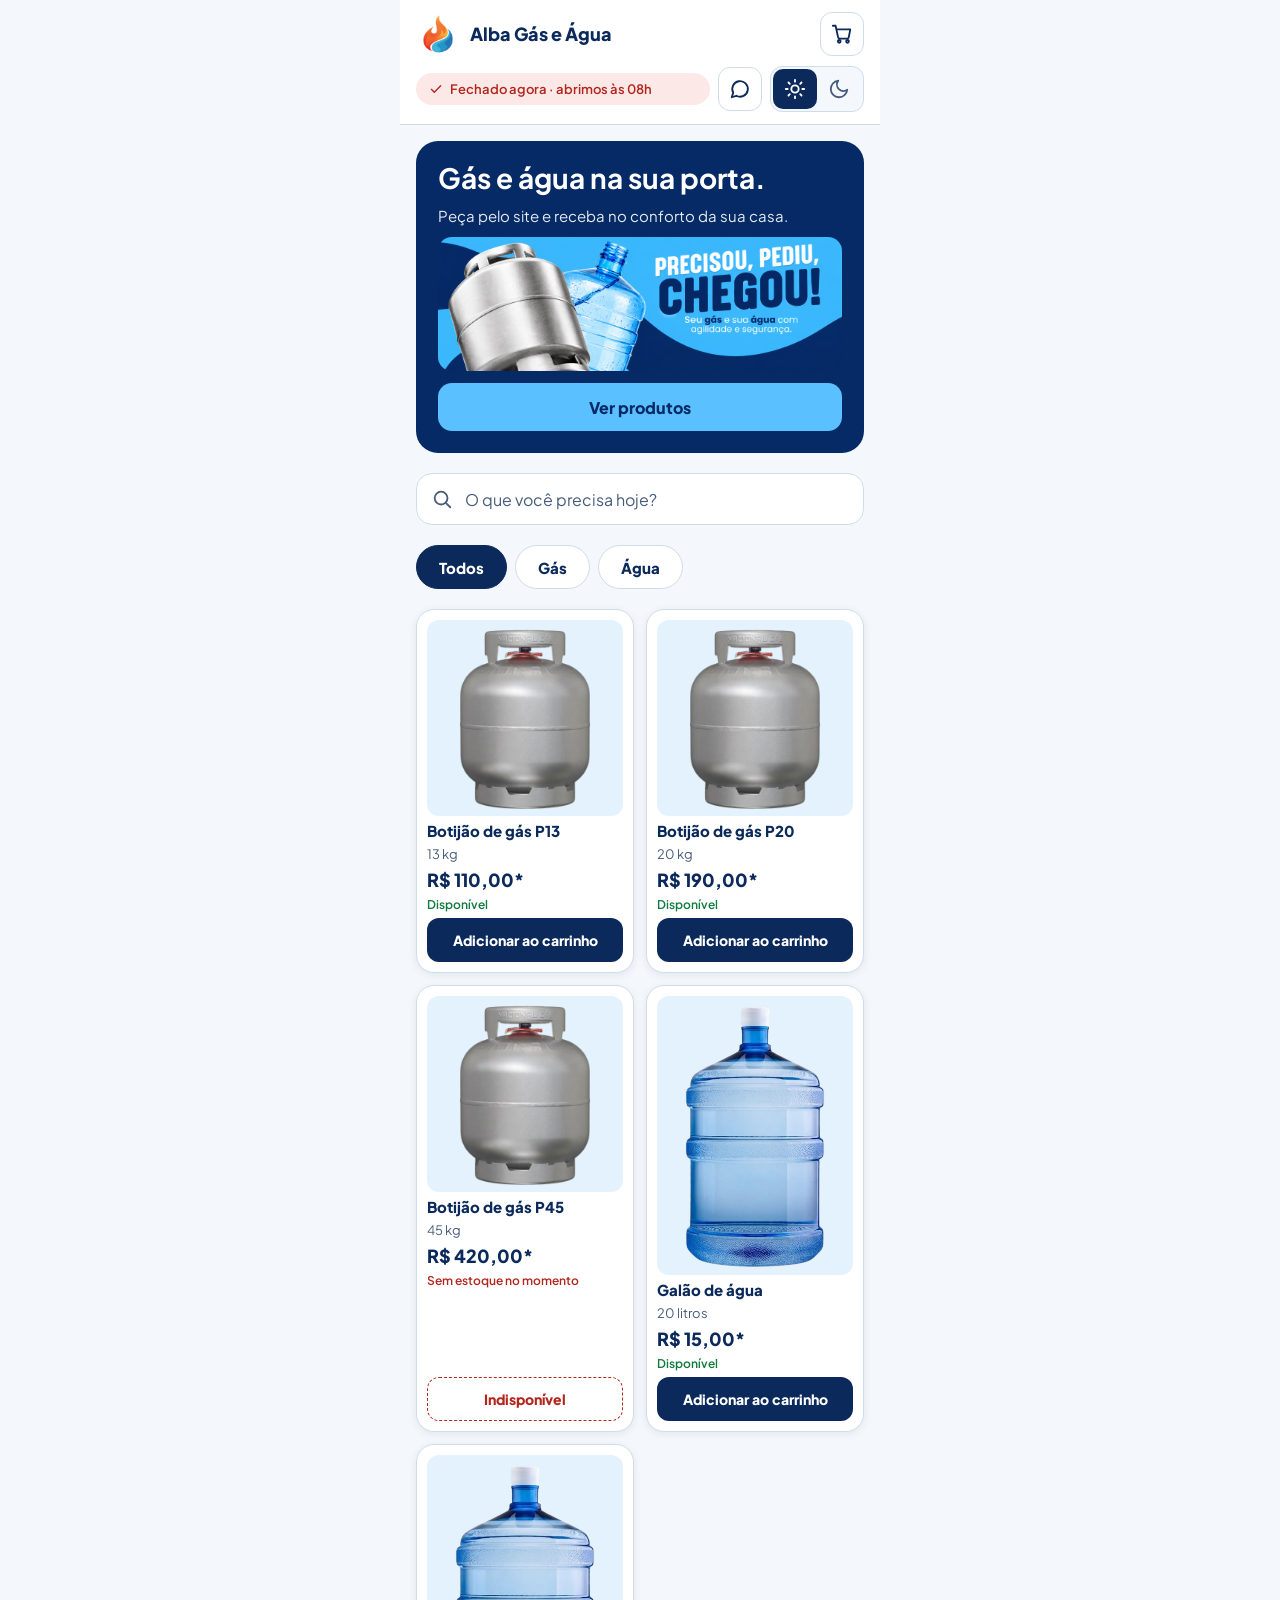
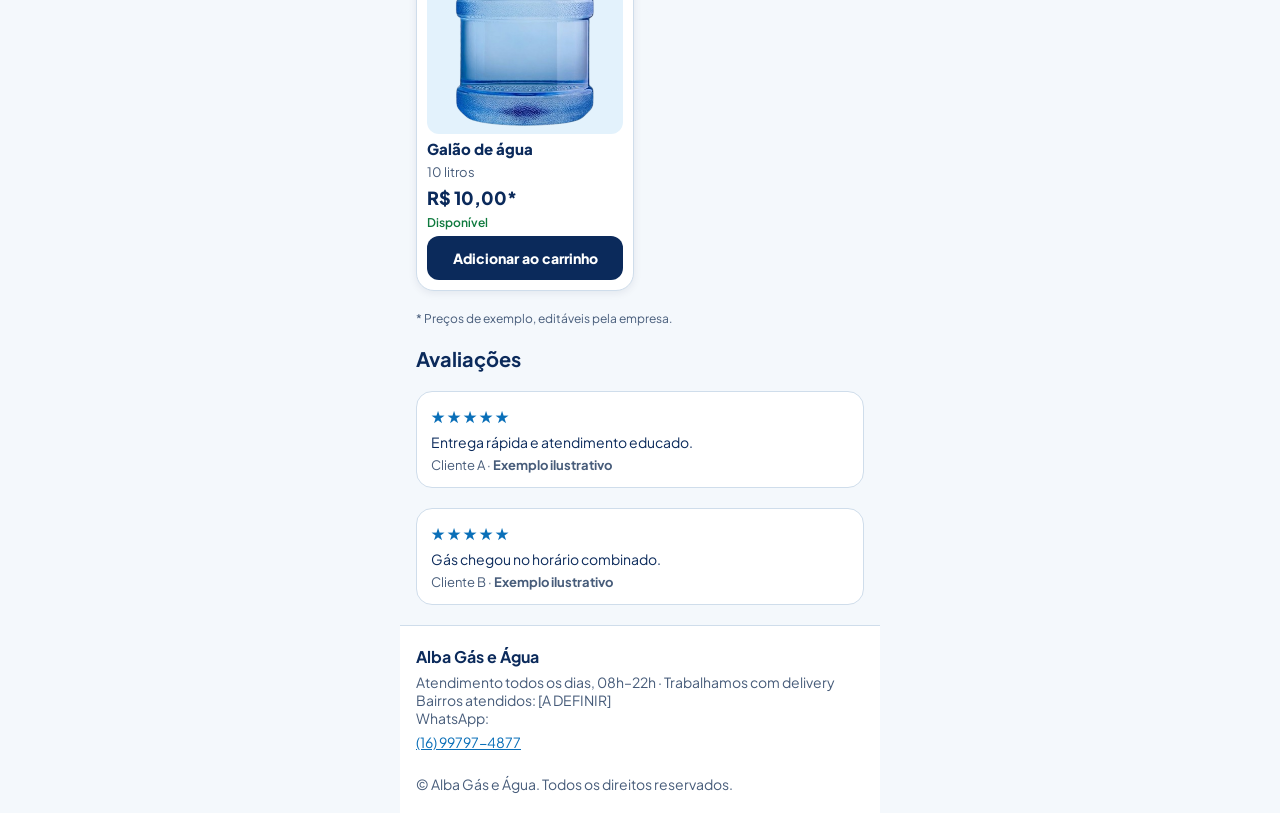
<file: index.html>
<!DOCTYPE html>
<html lang="pt-BR">
<head>
<meta charset="utf-8">
<meta name="viewport" content="width=device-width, initial-scale=1, viewport-fit=cover">
<title>Alba Gás e Água — Gás e água na sua porta</title>
<meta name="description" content="Peça gás e água pelo site e receba em casa. Atendimento todos os dias, das 08h às 22h.">
<link rel="preconnect" href="https://fonts.googleapis.com">
<link rel="stylesheet" href="https://fonts.googleapis.com/css2?family=Plus+Jakarta+Sans:wght@400;600;800&display=swap">
<link rel="stylesheet" href="style.css">
<script>try{if(localStorage.getItem("alba_theme")==="dark")document.documentElement.setAttribute("data-theme","dark")}catch(e){}</script>
</head>
<body>
<div class="page">
  <header class="header">
    <div class="row">
      <img class="logo" src="assets/logo-alba.png" alt="logo">
      <div class="brand">Alba Gás e Água</div>
      <div class="cart-wrap">
        <a class="icon-btn" href="carrinho.html" data-cart-btn aria-label="Abrir carrinho">
          <svg width="22" height="22" viewBox="0 0 24 24" fill="none" stroke="currentColor" stroke-width="2" stroke-linecap="round" stroke-linejoin="round" aria-hidden="true"><circle cx="9" cy="20" r="1.5"/><circle cx="18" cy="20" r="1.5"/><path d="M2 3h3l2.7 12.4a2 2 0 0 0 2 1.6h7.7a2 2 0 0 0 2-1.5L21 7H6"/></svg>
        </a>
        <span class="badge" data-cart-count hidden>0</span>
      </div>
    </div>
    <div class="row8">
      <div class="status" id="store-status" role="status">
        <svg width="16" height="16" viewBox="0 0 24 24" fill="none" stroke="currentColor" stroke-width="2" stroke-linecap="round" stroke-linejoin="round" aria-hidden="true"><path d="M5 12.5l4.5 4.5L19 7"/></svg>
        <span id="store-status-text">Aberto · todos os dias, 08h–22h</span>
      </div>
      <a class="icon-btn" data-wa-link href="https://wa.me/5516997974877" target="_blank" rel="noopener" aria-label="Falar no WhatsApp">
        <svg width="22" height="22" viewBox="0 0 24 24" fill="none" stroke="currentColor" stroke-width="2" stroke-linecap="round" stroke-linejoin="round" aria-hidden="true"><path d="M3 21l1.6-5A8.5 8.5 0 1 1 8 19.4z"/></svg>
      </a>
      <div class="theme" role="group" aria-label="Tema">
        <button type="button" data-theme-btn="light" aria-label="Tema claro" aria-pressed="true"><svg width="22" height="22" viewBox="0 0 24 24" fill="none" stroke="currentColor" stroke-width="2" stroke-linecap="round" stroke-linejoin="round" aria-hidden="true"><circle cx="12" cy="12" r="4"/><path d="M12 2v2M12 20v2M4.9 4.9l1.4 1.4M17.7 17.7l1.4 1.4M2 12h2M20 12h2M4.9 19.1l1.4-1.4M17.7 6.3l1.4-1.4"/></svg></button>
        <button type="button" data-theme-btn="dark" aria-label="Tema escuro" aria-pressed="false"><svg width="22" height="22" viewBox="0 0 24 24" fill="none" stroke="currentColor" stroke-width="2" stroke-linecap="round" stroke-linejoin="round" aria-hidden="true"><path d="M21 12.8A9 9 0 1 1 11.2 3a7 7 0 0 0 9.8 9.8z"/></svg></button>
      </div>
    </div>
  </header>

  <main class="main">
    <section class="banner">
      <h1>Gás e água na sua porta.</h1>
      <p>Peça pelo site e receba no conforto da sua casa.</p>
      <img class="photo" src="assets/Precisou, Pediu, Chegou!.png" alt="Botijão e galão de água">
      <button type="button" class="btn-cta" id="see-products">Ver produtos</button>
    </section>

    <label class="search">
      <svg width="22" height="22" viewBox="0 0 24 24" fill="none" stroke="currentColor" stroke-width="2" stroke-linecap="round" stroke-linejoin="round" aria-hidden="true"><circle cx="11" cy="11" r="7"/><path d="M21 21l-4.3-4.3"/></svg>
      <span class="sr" hidden>Pesquisar produtos</span>
      <input type="search" id="search-input" placeholder="O que você precisa hoje?" aria-label="Pesquisar produtos por nome, tipo ou capacidade" autocomplete="off">
    </label>

    <div class="tabs" role="tablist" aria-label="Categorias">
      <button type="button" role="tab" data-filter="all" aria-selected="true">Todos</button>
      <button type="button" role="tab" data-filter="gas" aria-selected="false">Gás</button>
      <button type="button" role="tab" data-filter="agua" aria-selected="false">Água</button>
    </div>

    <div class="grid" id="products" aria-live="polite"></div>
    <div class="note">* Preços de exemplo, editáveis pela empresa.</div>

    <h2 class="h2">Avaliações</h2>
    <div class="review"><div class="stars" aria-label="5 estrelas">★★★★★</div><p>Entrega rápida e atendimento educado.</p><div class="who">Cliente A · <b>Exemplo ilustrativo</b></div></div>
    <div class="review"><div class="stars" aria-label="5 estrelas">★★★★★</div><p>Gás chegou no horário combinado.</p><div class="who">Cliente B · <b>Exemplo ilustrativo</b></div></div>

    <footer class="footer">
      <b>Alba Gás e Água</b>
      Atendimento todos os dias, 08h–22h · Trabalhamos com delivery<br>
      Bairros atendidos: [A DEFINIR]<br>
      WhatsApp: <a data-wa-link href="https://wa.me/5516997974877" target="_blank" rel="noopener">(16) 99797-4877</a><br>
      © Alba Gás e Água. Todos os direitos reservados.
    </footer>
  </main>
</div>
<div class="toast" id="toast" role="status" aria-live="polite" hidden></div>
<script src="app.js"></script>
</body>
</html>
</file>
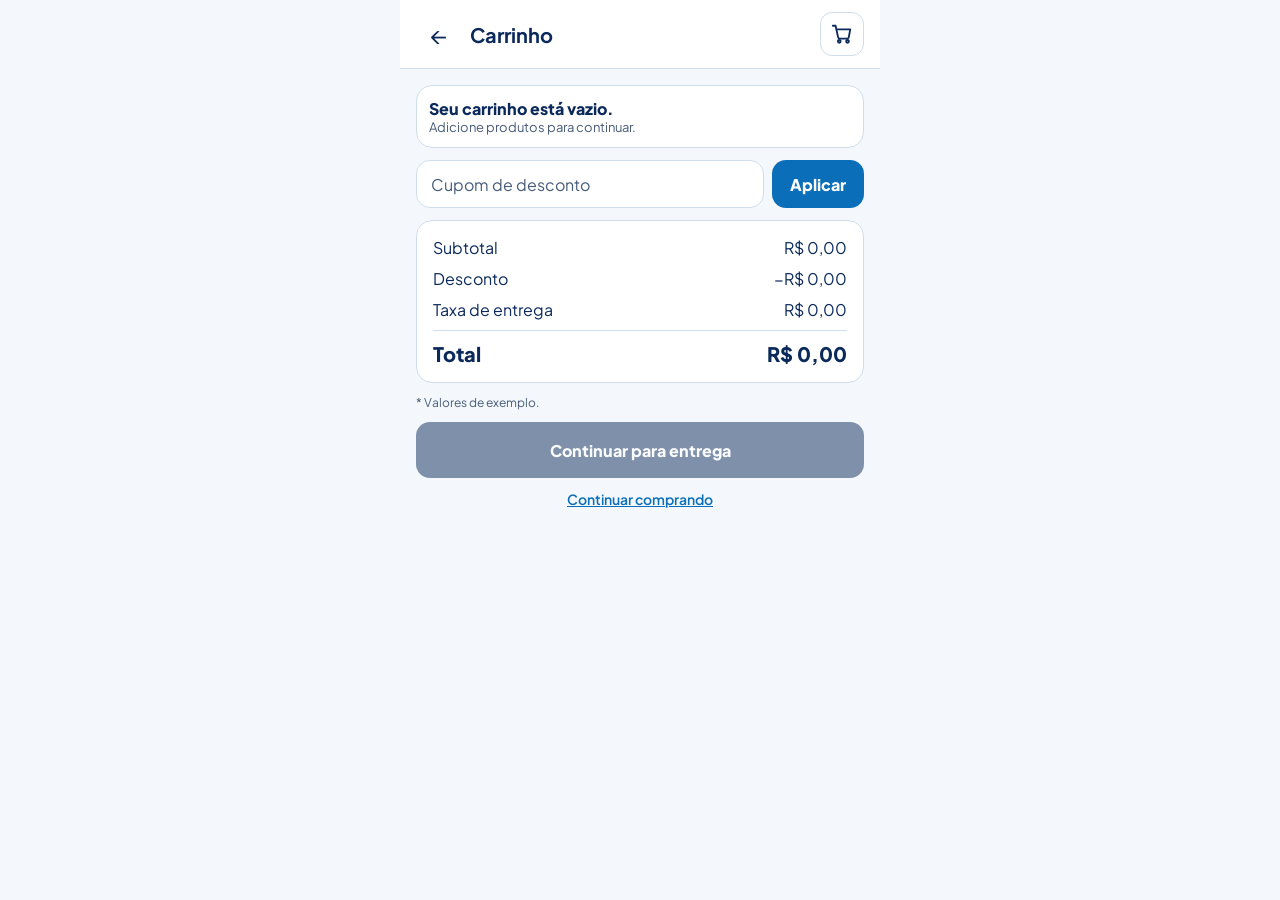
<file: carrinho.html>
<!DOCTYPE html>
<html lang="pt-BR">
<head>
<meta charset="utf-8">
<meta name="viewport" content="width=device-width, initial-scale=1, viewport-fit=cover">
<title>Carrinho — Alba Gás e Água</title>
<link rel="stylesheet" href="https://fonts.googleapis.com/css2?family=Plus+Jakarta+Sans:wght@400;600;800&display=swap">
<link rel="stylesheet" href="style.css">
<script>try{if(localStorage.getItem("alba_theme")==="dark")document.documentElement.setAttribute("data-theme","dark")}catch(e){}</script>
</head>
<body>
<div class="page">
  <header class="bar">
    <a class="back" href="index.html" aria-label="Voltar">←</a>
    <h1>Carrinho</h1>
    <div class="cart-wrap"><a class="icon-btn" href="carrinho.html" data-cart-btn aria-label="Abrir carrinho"><svg width="22" height="22" viewBox="0 0 24 24" fill="none" stroke="currentColor" stroke-width="2" stroke-linecap="round" stroke-linejoin="round" aria-hidden="true"><circle cx="9" cy="20" r="1.5"/><circle cx="18" cy="20" r="1.5"/><path d="M2 3h3l2.7 12.4a2 2 0 0 0 2 1.6h7.7a2 2 0 0 0 2-1.5L21 7H6"/></svg></a><span class="badge" data-cart-count hidden>0</span></div>
  </header>
  <main class="main tight">
    <div id="cart-items" style="display:flex;flex-direction:column;gap:12px" aria-live="polite"></div>
    <div class="coupon">
      <input id="coupon" type="text" placeholder="Cupom de desconto" aria-label="Cupom de desconto" autocomplete="off">
      <button type="button" id="apply-coupon">Aplicar</button>
    </div>
    <div class="msg" id="coupon-msg" role="status" hidden></div>
    <div class="summary">
      <div class="line"><span>Subtotal</span><span id="sum-subtotal">R$ 0,00</span></div>
      <div class="line"><span>Desconto</span><span id="sum-discount">−R$ 0,00</span></div>
      <div class="line"><span>Taxa de entrega</span><span id="sum-fee">R$ 0,00</span></div>
      <hr>
      <div class="line total"><span>Total</span><span id="sum-total">R$ 0,00</span></div>
    </div>
    <div class="note">* Valores de exemplo.</div>
    <a class="btn-primary" id="go-checkout" href="finalizar.html">Continuar para entrega</a>
    <a class="center" href="index.html" style="color:var(--accent);font-weight:600;font-size:14px">Continuar comprando</a>
  </main>
</div>
<div class="toast" id="toast" role="status" aria-live="polite" hidden></div>
<script src="app.js"></script>
</body>
</html>
</file>
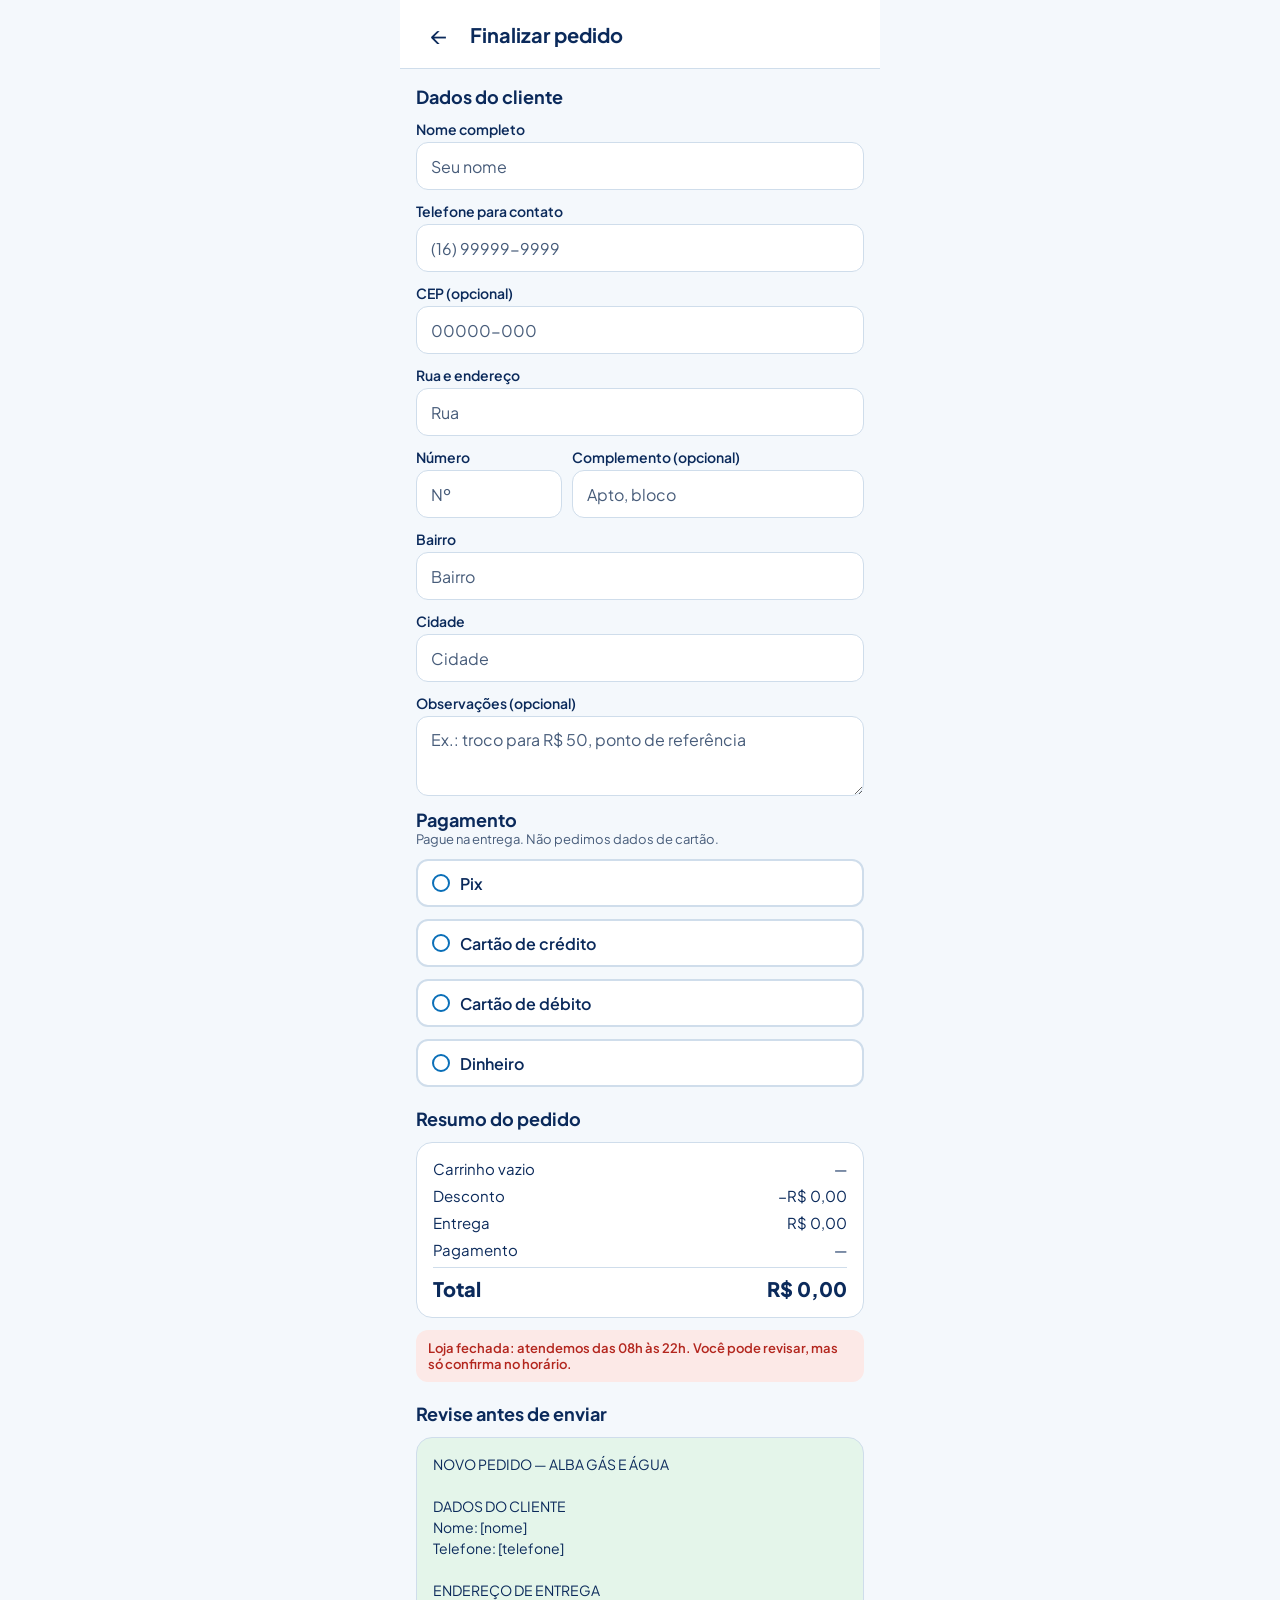
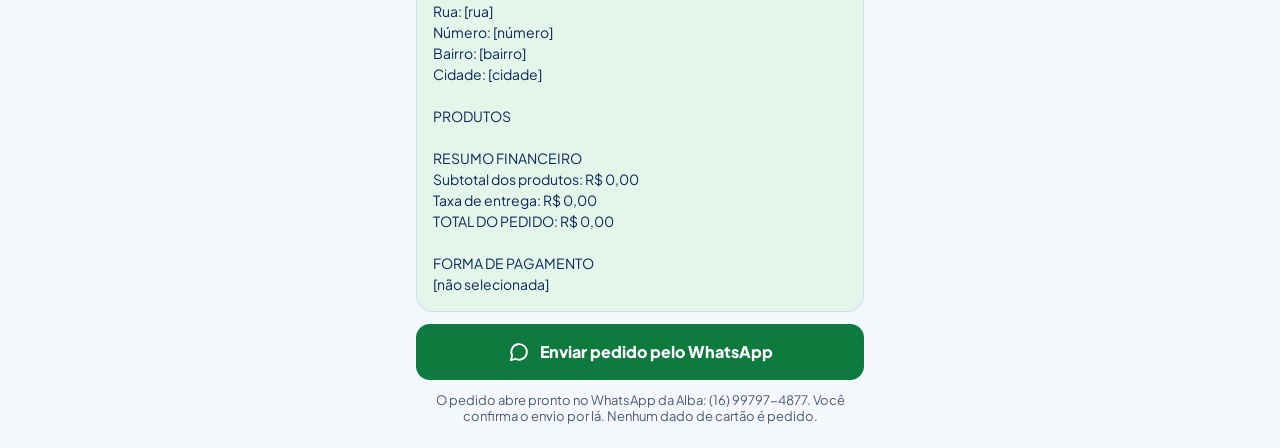
<file: finalizar.html>
<!DOCTYPE html>
<html lang="pt-BR">
<head>
<meta charset="utf-8">
<meta name="viewport" content="width=device-width, initial-scale=1, viewport-fit=cover">
<title>Finalizar pedido — Alba Gás e Água</title>
<link rel="stylesheet" href="https://fonts.googleapis.com/css2?family=Plus+Jakarta+Sans:wght@400;600;800&display=swap">
<link rel="stylesheet" href="style.css">
<script>try{if(localStorage.getItem("alba_theme")==="dark")document.documentElement.setAttribute("data-theme","dark")}catch(e){}</script>
</head>
<body>
<div class="page">
  <header class="bar">
    <a class="back" href="carrinho.html" aria-label="Voltar">←</a>
    <h1>Finalizar pedido</h1>
  </header>
  <form class="main tight form" id="checkout-form" novalidate>
    <h2>Dados do cliente</h2>
    <div class="field"><label for="nome">Nome completo</label><input id="nome" name="nome" autocomplete="name" placeholder="Seu nome" required><div class="error" aria-live="polite"></div></div>
    <div class="field"><label for="telefone">Telefone para contato</label><input id="telefone" name="telefone" type="tel" inputmode="tel" autocomplete="tel" placeholder="(16) 99999-9999" required><div class="error" aria-live="polite"></div></div>
    <div class="field"><label for="cep">CEP (opcional)</label><input id="cep" name="cep" inputmode="numeric" autocomplete="postal-code" placeholder="00000-000"><div class="error" aria-live="polite"></div></div>
    <div class="field"><label for="rua">Rua e endereço</label><input id="rua" name="rua" autocomplete="address-line1" placeholder="Rua" required><div class="error" aria-live="polite"></div></div>
    <div class="split">
      <div class="field"><label for="numero">Número</label><input id="numero" name="numero" inputmode="numeric" placeholder="Nº" required><div class="error" aria-live="polite"></div></div>
      <div class="field"><label for="complemento">Complemento (opcional)</label><input id="complemento" name="complemento" placeholder="Apto, bloco"><div class="error"></div></div>
    </div>
    <div class="field"><label for="bairro">Bairro</label><input id="bairro" name="bairro" placeholder="Bairro" required><div class="error" aria-live="polite"></div></div>
    <div class="field"><label for="cidade">Cidade</label><input id="cidade" name="cidade" autocomplete="address-level2" placeholder="Cidade" required><div class="error" aria-live="polite"></div></div>
    <div class="field"><label for="obs">Observações (opcional)</label><textarea id="obs" name="obs" placeholder="Ex.: troco para R$ 50, ponto de referência"></textarea><div class="error"></div></div>

    <fieldset class="pay">
      <legend><h2>Pagamento</h2></legend>
      <div class="hint">Pague na entrega. Não pedimos dados de cartão.</div>
      <label><input type="radio" id="pay-pix" name="pagamento" value="pix"><span class="dot"></span><span class="check">Pix</span></label>
      <label><input type="radio" name="pagamento" value="credito"><span class="dot"></span><span class="check">Cartão de crédito</span></label>
      <label><input type="radio" name="pagamento" value="debito"><span class="dot"></span><span class="check">Cartão de débito</span></label>
      <label><input type="radio" name="pagamento" value="dinheiro"><span class="dot"></span><span class="check">Dinheiro</span></label>
      <div class="pay-error" id="pay-error" aria-live="polite"></div>
    </fieldset>

    <h2>Resumo do pedido</h2>
    <div class="summary s8" id="co-summary"></div>
    <div class="closed-note" id="closed-note" hidden>Loja fechada: atendemos das 08h às 22h. Você pode revisar, mas só confirma no horário.</div>

    <h2>Revise antes de enviar</h2>
    <div class="preview" id="co-preview"></div>

    <button type="submit" class="btn-wa" id="send-wa" aria-label="Enviar pedido pelo WhatsApp para (16) 99797-4877">
      <svg width="22" height="22" viewBox="0 0 24 24" fill="none" stroke="currentColor" stroke-width="2" stroke-linecap="round" stroke-linejoin="round" aria-hidden="true"><path d="M3 21l1.6-5A8.5 8.5 0 1 1 8 19.4z"/></svg>
      Enviar pedido pelo WhatsApp
    </button>
    <div class="center">O pedido abre pronto no WhatsApp da Alba: (16) 99797-4877. Você confirma o envio por lá. Nenhum dado de cartão é pedido.</div>
  </form>
</div>
<div class="toast" id="toast" role="status" aria-live="polite" hidden></div>
<script src="app.js"></script>
</body>
</html>
</file>
<file: style.css>
/* Alba Gás e Água — design preservado do Claude Design */
:root {
  --bg: rgb(244, 248, 252);
  --fg: rgb(11, 42, 91);
  --surface: rgb(255, 255, 255);
  --border: rgb(207, 221, 235);
  --muted: rgb(71, 92, 122);
  --accent: rgb(10, 111, 184);
  --soft: rgb(227, 242, 252);
  --ok-bg: rgb(228, 245, 234);
  --ok: rgb(15, 122, 62);
  --err: rgb(179, 38, 30);
  --err-bg: rgb(252, 233, 231);
  --banner: rgb(11, 42, 91);
  --banner-fg: rgb(255, 255, 255);
  --primary: rgb(11, 42, 91);
  --primary-fg: rgb(255, 255, 255);
  --cta: rgb(91, 192, 255);
  --cta-fg: rgb(5, 20, 43);
  --wa: rgb(15, 122, 62);
  --wa-fg: rgb(255, 255, 255);
  --shadow: rgba(5, 20, 60, 0.08) 0px 2px 8px;
}
html[data-theme="dark"] {
  --bg: rgb(7, 21, 47);
  --fg: rgb(234, 243, 255);
  --surface: rgb(14, 35, 71);
  --border: rgb(42, 70, 115);
  --muted: rgb(169, 189, 218);
  --accent: rgb(91, 192, 255);
  --soft: rgb(18, 53, 96);
  --ok-bg: rgb(15, 58, 42);
  --ok: rgb(110, 231, 160);
  --err: rgb(255, 156, 148);
  --err-bg: rgb(70, 24, 28);
  --banner: rgb(18, 53, 96);
  --banner-fg: rgb(234, 243, 255);
  --primary: rgb(91, 192, 255);
  --primary-fg: rgb(5, 20, 43);
  --wa: rgb(15, 122, 62);
  --wa-fg: rgb(255, 255, 255);
  --shadow: rgba(0, 0, 0, 0.3) 0px 2px 8px;
}
* { box-sizing: border-box; }
html, body { margin: 0; background: var(--bg); color: var(--fg); }
body { font-family: "Plus Jakarta Sans", system-ui, sans-serif; font-size: 16px; }
button, input, textarea { font-family: inherit; }
button { cursor: pointer; }
:focus-visible { outline: 3px solid var(--accent); outline-offset: 2px; }

/* Container: altura livre e sem overflow hidden — permite rolagem (corrige botão cortado) */
.page { max-width: 480px; margin: 0 auto; min-height: 100vh; min-height: 100dvh; display: flex; flex-direction: column; background: var(--bg); }

.header { padding: 12px 16px; background: var(--surface); border-bottom: 1px solid var(--border); display: flex; flex-direction: column; gap: 10px; position: sticky; top: 0; z-index: 10; }
.row { display: flex; align-items: center; gap: 10px; }
.row8 { display: flex; align-items: center; gap: 8px; }
.logo { width: 44px; height: 44px; border-radius: 10px; display: flex; align-items: center; justify-content: center; font-size: 10px; font-weight: 600; color: var(--muted); object-fit: cover; }
.brand { flex: 1; font-weight: 800; font-size: 18px; line-height: 1.1; }
.icon-btn { width: 44px; height: 44px; border-radius: 12px; border: 1px solid var(--border); background: var(--surface); color: var(--fg); display: flex; align-items: center; justify-content: center; position: relative; padding: 0; text-decoration: none; }
.cart-wrap { position: relative; width: 44px; height: 44px; }
.badge { position: absolute; top: -8px; right: -8px; z-index: 2; background: var(--accent); color: var(--surface); border: 2px solid var(--surface); border-radius: 12px; min-width: 22px; height: 22px; padding: 0 4px; font-size: 13px; font-weight: 800; display: flex; align-items: center; justify-content: center; pointer-events: none; }
html[data-theme="dark"] .badge { color: var(--cta-fg); }
.badge[hidden] { display: none; }
.status { flex: 1; display: flex; align-items: center; gap: 6px; background: var(--ok-bg); color: var(--ok); border-radius: 20px; padding: 8px 12px; font-size: 13px; font-weight: 600; }
.status.closed { background: var(--err-bg); color: var(--err); }
.theme { display: flex; border: 1px solid var(--border); border-radius: 12px; padding: 2px; background: var(--bg); }
.theme button { width: 44px; height: 40px; border: 0; border-radius: 10px; display: flex; align-items: center; justify-content: center; background: none; color: var(--muted); }
.theme button[aria-pressed="true"] { background: var(--primary); color: var(--primary-fg); }

.main { padding: 16px; display: flex; flex-direction: column; gap: 20px; flex: 1; }
.main.tight { gap: 12px; padding-bottom: calc(24px + env(safe-area-inset-bottom)); }

.banner { background: #052A66; color: var(--banner-fg); border-radius: 22px; padding: 22px; display: flex; flex-direction: column; gap: 12px; }
.banner h1 { margin: 0; font-size: 28px; line-height: 1.1; }
.banner p { margin: 0; font-size: 15px; opacity: .9; }
.banner .photo { height: auto; border-radius: 14px; display: flex; align-items: center; justify-content: center; font-size: 12px; color: rgb(191, 224, 248); }
.btn-cta { min-height: 48px; border: 0; border-radius: 14px; background: var(--cta); color: #052A66; font-weight: 800; font-size: 16px; }

.search { display: flex; align-items: center; gap: 10px; min-height: 52px; padding: 0 14px; border-radius: 16px; border: 1px solid var(--border); background: var(--surface); color: var(--muted); }
.search input { flex: 1; border: 0; background: none; color: var(--fg); font-size: 16px; min-height: 48px; outline: none; }
.search input::placeholder { color: var(--muted); }
.search:focus-within { outline: 3px solid var(--accent); outline-offset: 2px; }

.tabs { display: flex; gap: 8px; }
.tabs button { min-height: 44px; padding: 0 22px; border-radius: 22px; font-weight: 800; font-size: 15px; border: 1px solid var(--border); background: var(--surface); color: var(--fg); }
.tabs button[aria-selected="true"] { border-color: var(--primary); background: var(--primary); color: var(--primary-fg); }

.grid { display: grid; grid-template-columns: 1fr 1fr; gap: 12px; }
.card { background: var(--surface); border: 1px solid var(--border); border-radius: 18px; padding: 10px; display: flex; flex-direction: column; gap: 6px; box-shadow: var(--shadow); }
.card .photo { height: auto; border-radius: 12px; background: var(--soft); color: var(--accent); display: flex; align-items: center; justify-content: center; font-size: 12px; font-weight: 600; object-fit: cover; }
.card .name { font-weight: 800; font-size: 15px; line-height: 1.2; }
.card .size { font-size: 13px; color: var(--muted); }
.card .price { font-weight: 800; font-size: 18px; }
.card .avail { font-size: 12px; font-weight: 600; color: var(--ok); }
.card .avail.out { color: var(--err); }
.card .actions { margin-top: auto; }
.btn-add { border: 0; background: var(--primary); color: var(--primary-fg); font-weight: 800; width: 100%; font-size: 14px; padding: 0 6px; border-radius: 12px; min-height: 44px; }
.stepper { display: flex; align-items: center; justify-content: space-between; min-height: 44px; border-radius: 12px; background: var(--soft); font-weight: 800; font-size: 14px; }
.stepper button { width: 44px; height: 44px; border: 0; background: none; color: var(--accent); font-size: 22px; }
.unavail { min-height: 44px; border-radius: 12px; border: 1px dashed var(--err); color: var(--err); display: flex; align-items: center; justify-content: center; font-weight: 800; font-size: 14px; }
.empty { grid-column: 1 / -1; text-align: center; color: var(--muted); padding: 20px; }

.note { font-size: 12px; color: var(--muted); }
.h2 { margin: 0; font-size: 20px; }
.review { background: var(--surface); border: 1px solid var(--border); border-radius: 16px; padding: 14px; }
.review .stars { color: var(--accent); letter-spacing: 2px; }
.review p { margin: 6px 0; font-size: 14px; }
.review .who { font-size: 13px; color: var(--muted); }
.footer { background: var(--surface); border-top: 1px solid var(--border); margin: 0 -16px -16px; padding: 20px 16px; display: flex; flex-direction: column; gap: 6px; font-size: 14px; color: var(--muted); }
.footer b { color: var(--fg); font-size: 16px; }
.footer a { color: var(--accent); }

.toast { position: fixed; left: 50%; transform: translateX(-50%); bottom: calc(16px + env(safe-area-inset-bottom)); width: calc(100% - 32px); max-width: 448px; background: var(--primary); color: var(--primary-fg); border-radius: 12px; padding: 12px 14px; font-weight: 600; font-size: 14px; z-index: 50; box-shadow: var(--shadow); }
.toast[hidden] { display: none; }

/* Cabeçalho simples (carrinho/checkout) */
.bar { padding: 12px 16px; background: var(--surface); border-bottom: 1px solid var(--border); display: flex; align-items: center; gap: 10px; position: sticky; top: 0; z-index: 10; }
.bar .back { width: 44px; height: 44px; border: 0; background: none; color: var(--fg); font-size: 24px; display: flex; align-items: center; justify-content: center; text-decoration: none; }
.bar h1 { margin: 0; font-size: 20px; flex: 1; }

.item { display: flex; gap: 12px; background: var(--surface); border: 1px solid var(--border); border-radius: 16px; padding: 12px; }
.item .thumb { width: 64px; height: 64px; border-radius: 10px; background: var(--soft); flex-shrink: 0; }
.item .info { flex: 1; }
.item .title { font-weight: 800; }
.item .unit { font-size: 13px; color: var(--muted); }
.item .ctrl { display: flex; align-items: center; gap: 6px; margin-top: 6px; }
.item .ctrl .q { width: 44px; height: 44px; border-radius: 10px; border: 1px solid var(--border); background: none; color: var(--fg); font-size: 20px; }
.item .ctrl b { min-width: 20px; text-align: center; }
.item .remove { margin-left: auto; min-height: 44px; border: 0; background: none; color: var(--err); font-weight: 800; text-decoration: underline; }

.coupon { display: flex; gap: 8px; }
.coupon input { flex: 1; min-width: 0; min-height: 48px; border: 1px solid var(--border); border-radius: 14px; background: var(--surface); color: var(--fg); padding: 0 14px; font-size: 16px; }
.coupon button { min-height: 48px; padding: 0 18px; border: 0; border-radius: 14px; color: rgb(255,255,255); font-weight: 800; font-size: 16px; background: rgb(10, 111, 184); }
.msg { display: flex; align-items: center; gap: 8px; border-radius: 12px; padding: 10px 12px; font-weight: 600; font-size: 14px; background: var(--ok-bg); color: var(--ok); }
.msg.err { background: var(--err-bg); color: var(--err); }
.msg[hidden] { display: none; }

.summary { background: var(--surface); border: 1px solid var(--border); border-radius: 16px; padding: 16px; display: flex; flex-direction: column; gap: 10px; }
.summary.s8 { gap: 8px; font-size: 15px; }
.summary .line { display: flex; justify-content: space-between; gap: 12px; }
.summary hr { border: 0; border-top: 1px solid var(--border); width: 100%; margin: 0; }
.summary .total { font-weight: 800; font-size: 20px; }
.btn-primary { padding: 0 18px; border: 0; border-radius: 14px; background: var(--primary); color: var(--primary-fg); font-weight: 800; font-size: 16px; width: 100%; min-height: 56px; display: flex; align-items: center; justify-content: center; text-decoration: none; }
.btn-primary[aria-disabled="true"] { opacity: .5; pointer-events: none; }

/* Checkout */
.form h2 { margin: 8px 0 0; font-size: 18px; }
.form h2:first-child { margin-top: 0; }
.field { display: flex; flex-direction: column; gap: 4px; }
.field label { font-weight: 600; font-size: 14px; }
.field input, .field textarea { min-height: 48px; border: 1px solid var(--border); border-radius: 12px; background: var(--surface); color: var(--fg); padding: 0 14px; font-size: 16px; width: 100%; }
.field textarea { padding: 12px 14px; min-height: 80px; resize: vertical; }
.field input::placeholder, .field textarea::placeholder, .coupon input::placeholder { color: var(--muted); }
.field.invalid input { border: 2px solid var(--err); }
.field .error { color: var(--err); font-size: 13px; font-weight: 600; }
.field .error:empty { display: none; }
.split { display: flex; gap: 10px; }
.split > :first-child { flex: 1; min-width: 0; }
.split > :last-child { flex: 2; min-width: 0; }
.hint { font-size: 13px; color: var(--muted); }
.pay { margin: 0; padding: 0; border: 0; display: flex; flex-direction: column; gap: 12px; }
.pay legend { padding: 0; }
.pay label { min-height: 48px; border-radius: 12px; border: 2px solid var(--border); background: var(--surface); display: flex; align-items: center; gap: 10px; padding: 0 14px; font-weight: 600; cursor: pointer; }
.pay input { position: absolute; opacity: 0; width: 1px; height: 1px; }
.pay .dot { width: 18px; height: 18px; border-radius: 9px; border: 2px solid var(--accent); flex-shrink: 0; }
.pay label:has(input:checked) { border-color: var(--accent); background: var(--soft); }
.pay label:has(input:checked) .dot { background: var(--accent); }
.pay label:has(input:checked) .check::after { content: " ✓"; }
.pay label:has(input:focus-visible) { outline: 3px solid var(--accent); outline-offset: 2px; }
.pay-error { color: var(--err); font-size: 13px; font-weight: 600; }
.pay-error:empty { display: none; }
.closed-note { background: var(--err-bg); color: var(--err); border-radius: 12px; padding: 10px 12px; font-size: 13px; font-weight: 600; }
.closed-note[hidden] { display: none; }
.preview { background: var(--ok-bg); border: 1px solid var(--border); border-radius: 16px; padding: 16px; font-size: 14px; line-height: 1.5; color: var(--fg); white-space: pre-wrap; word-break: break-word; }
.btn-wa { min-height: 56px; border: 0; width: 100%; border-radius: 14px; background: var(--wa); color: var(--wa-fg); font-weight: 800; font-size: 16px; display: flex; align-items: center; justify-content: center; gap: 10px; text-decoration: none; padding: 12px 16px; line-height: 1.2; text-align: center; flex-shrink: 0; }
.center { font-size: 13px; color: var(--muted); text-align: center; }

.card img.photo { width: 100%; object-fit: contain; }
</file>
